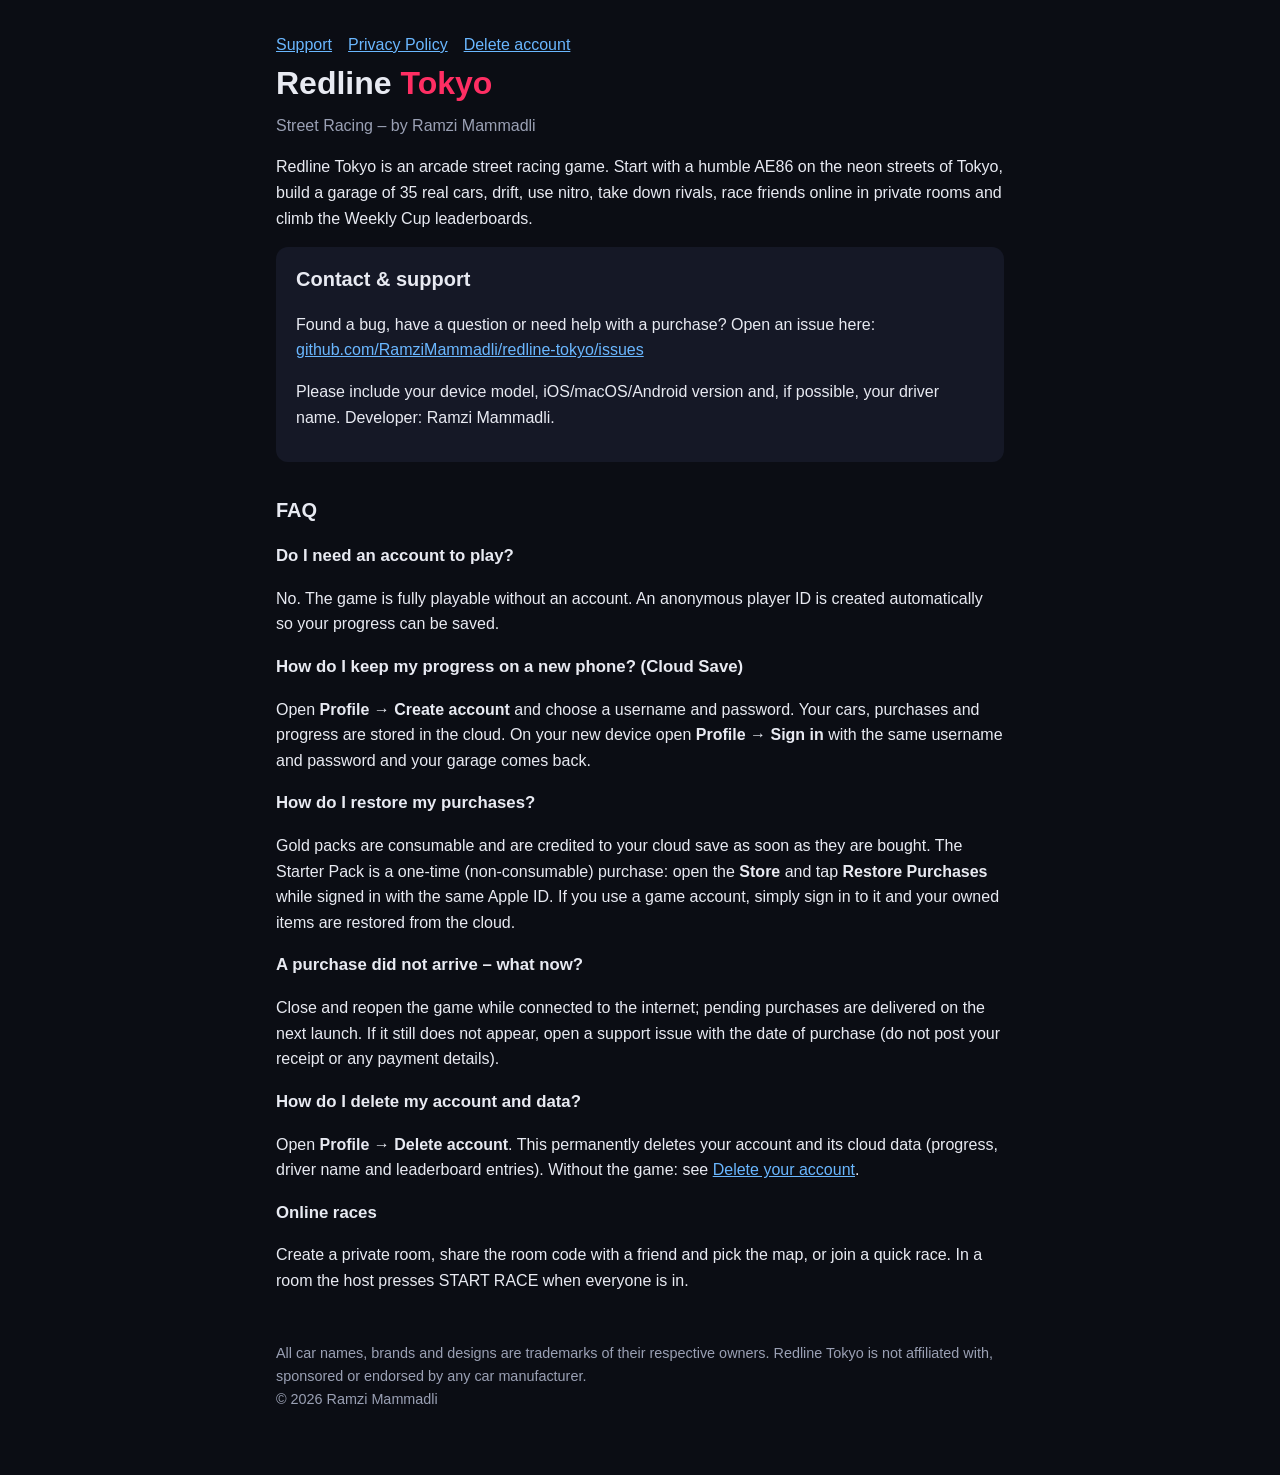
<file: index.html>
<!DOCTYPE html>
<html lang="en">
<head>
<meta charset="utf-8">
<meta name="viewport" content="width=device-width, initial-scale=1">
<title>Redline Tokyo – Support</title>
<meta name="description" content="Support page for Redline Tokyo: Street Racing, an arcade street racing game for iPhone, iPad, Mac and Android.">
<link rel="stylesheet" href="style.css">
</head>
<body>
<main>
<nav><a href="index.html">Support</a><a href="privacy.html">Privacy Policy</a><a href="delete-account.html">Delete account</a></nav>
<h1>Redline <span>Tokyo</span></h1>
<p class="sub">Street Racing – by Ramzi Mammadli</p>

<p>Redline Tokyo is an arcade street racing game. Start with a humble AE86 on the neon streets of Tokyo, build a garage of 35 real cars, drift, use nitro, take down rivals, race friends online in private rooms and climb the Weekly Cup leaderboards.</p>

<div class="card">
<h2 style="margin-top:0">Contact &amp; support</h2>
<p>Found a bug, have a question or need help with a purchase? Open an issue here:<br>
<a href="https://github.com/RamziMammadli/redline-tokyo/issues">github.com/RamziMammadli/redline-tokyo/issues</a></p>
<p>Please include your device model, iOS/macOS/Android version and, if possible, your driver name. Developer: Ramzi Mammadli.</p>
</div>

<h2>FAQ</h2>

<h3>Do I need an account to play?</h3>
<p>No. The game is fully playable without an account. An anonymous player ID is created automatically so your progress can be saved.</p>

<h3>How do I keep my progress on a new phone? (Cloud Save)</h3>
<p>Open <b>Profile → Create account</b> and choose a username and password. Your cars, purchases and progress are stored in the cloud. On your new device open <b>Profile → Sign in</b> with the same username and password and your garage comes back.</p>

<h3>How do I restore my purchases?</h3>
<p>Gold packs are consumable and are credited to your cloud save as soon as they are bought. The Starter Pack is a one-time (non-consumable) purchase: open the <b>Store</b> and tap <b>Restore Purchases</b> while signed in with the same Apple ID. If you use a game account, simply sign in to it and your owned items are restored from the cloud.</p>

<h3>A purchase did not arrive – what now?</h3>
<p>Close and reopen the game while connected to the internet; pending purchases are delivered on the next launch. If it still does not appear, open a support issue with the date of purchase (do not post your receipt or any payment details).</p>

<h3>How do I delete my account and data?</h3>
<p>Open <b>Profile → Delete account</b>. This permanently deletes your account and its cloud data (progress, driver name and leaderboard entries). Without the game: see <a href="delete-account.html">Delete your account</a>.</p>

<h3>Online races</h3>
<p>Create a private room, share the room code with a friend and pick the map, or join a quick race. In a room the host presses START RACE when everyone is in.</p>

<footer>All car names, brands and designs are trademarks of their respective owners. Redline Tokyo is not affiliated with, sponsored or endorsed by any car manufacturer.<br>© 2026 Ramzi Mammadli</footer>
</main>
</body>
</html>
</file>
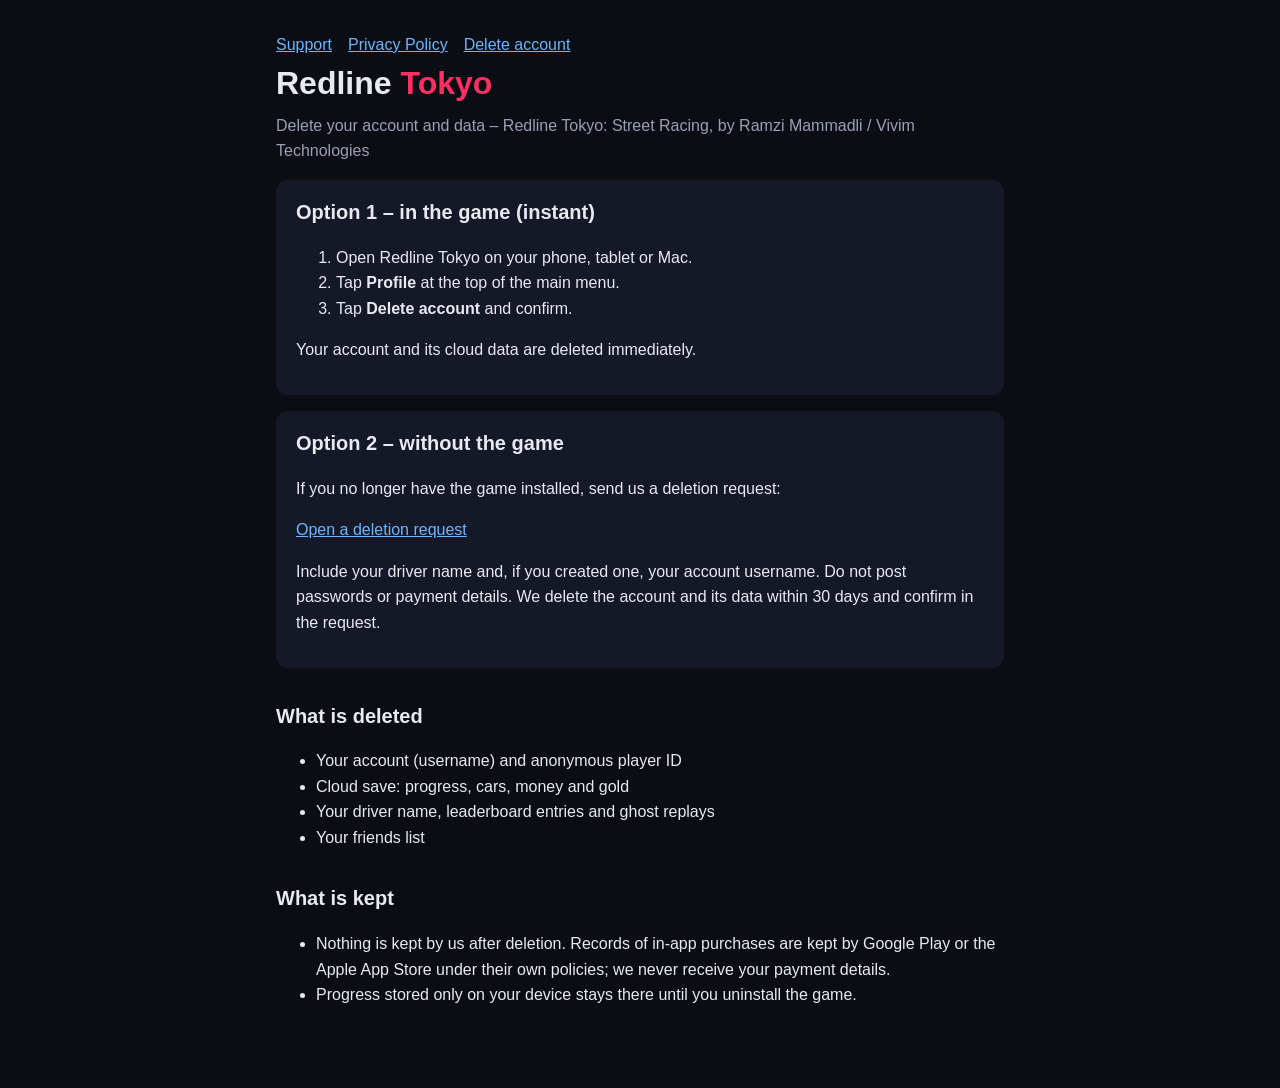
<file: delete-account.html>
<!DOCTYPE html>
<html lang="en">
<head>
<meta charset="utf-8">
<meta name="viewport" content="width=device-width, initial-scale=1">
<title>Redline Tokyo – Delete your account</title>
<meta name="description" content="How to delete your Redline Tokyo: Street Racing account and data.">
<link rel="stylesheet" href="style.css">
</head>
<body>
<main>
<nav><a href="index.html">Support</a><a href="privacy.html">Privacy Policy</a><a href="delete-account.html">Delete account</a></nav>
<h1>Redline <span>Tokyo</span></h1>
<p class="sub">Delete your account and data – Redline Tokyo: Street Racing, by Ramzi Mammadli / Vivim Technologies</p>

<div class="card">
<h2 style="margin-top:0">Option 1 – in the game (instant)</h2>
<ol>
<li>Open Redline Tokyo on your phone, tablet or Mac.</li>
<li>Tap <b>Profile</b> at the top of the main menu.</li>
<li>Tap <b>Delete account</b> and confirm.</li>
</ol>
<p>Your account and its cloud data are deleted immediately.</p>
</div>

<div class="card">
<h2 style="margin-top:0">Option 2 – without the game</h2>
<p>If you no longer have the game installed, send us a deletion request:</p>
<p><a href="https://github.com/RamziMammadli/redline-tokyo/issues/new?title=Account%20deletion%20request&amp;body=Please%20delete%20my%20Redline%20Tokyo%20account.%0A%0ADriver%20name%3A%20%0AAccount%20username%20(if%20you%20created%20one)%3A%20%0APlatform%20(Android%20%2F%20iPhone%20%2F%20Mac)%3A%20">Open a deletion request</a></p>
<p>Include your driver name and, if you created one, your account username. Do not post passwords or payment details. We delete the account and its data within 30 days and confirm in the request.</p>
</div>

<h2>What is deleted</h2>
<ul>
<li>Your account (username) and anonymous player ID</li>
<li>Cloud save: progress, cars, money and gold</li>
<li>Your driver name, leaderboard entries and ghost replays</li>
<li>Your friends list</li>
</ul>

<h2>What is kept</h2>
<ul>
<li>Nothing is kept by us after deletion. Records of in-app purchases are kept by Google Play or the Apple App Store under their own policies; we never receive your payment details.</li>
<li>Progress stored only on your device stays there until you uninstall the game.</li>
</ul>
</main>
</body>
</html>
</file>
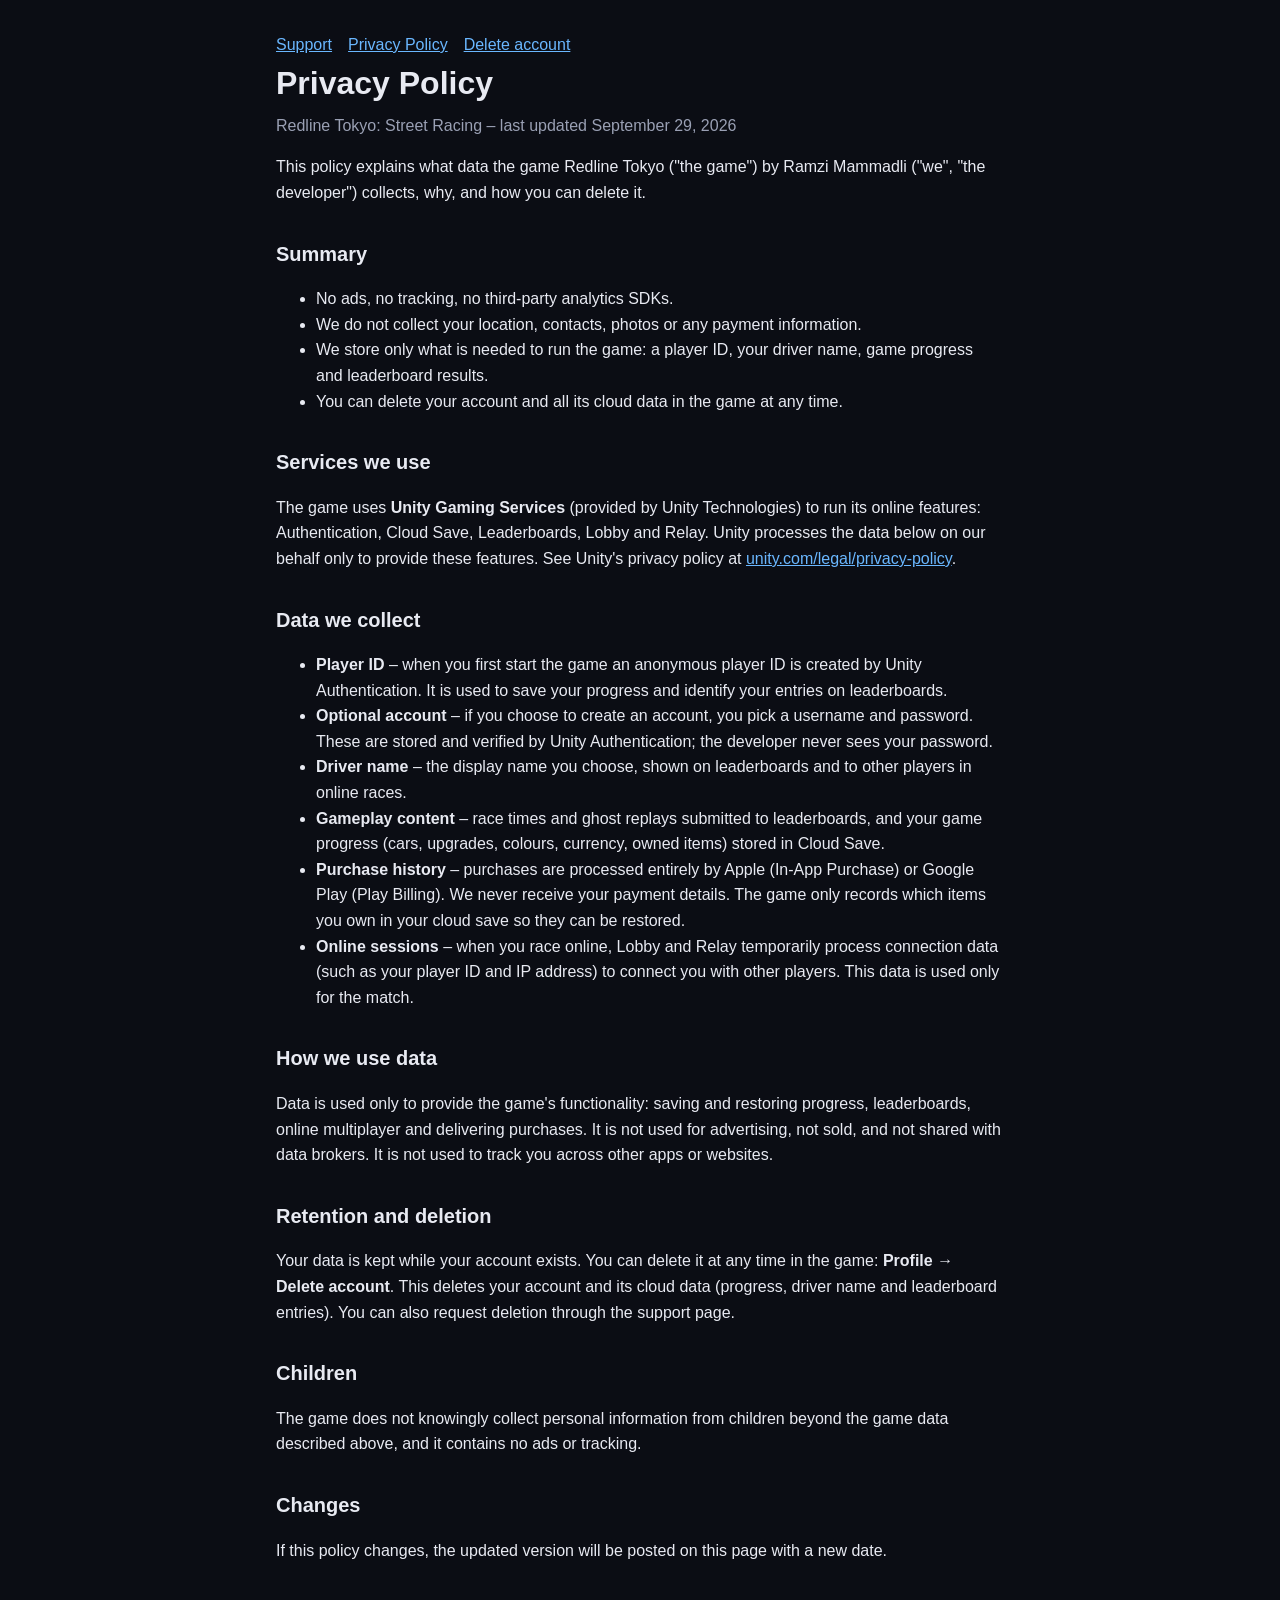
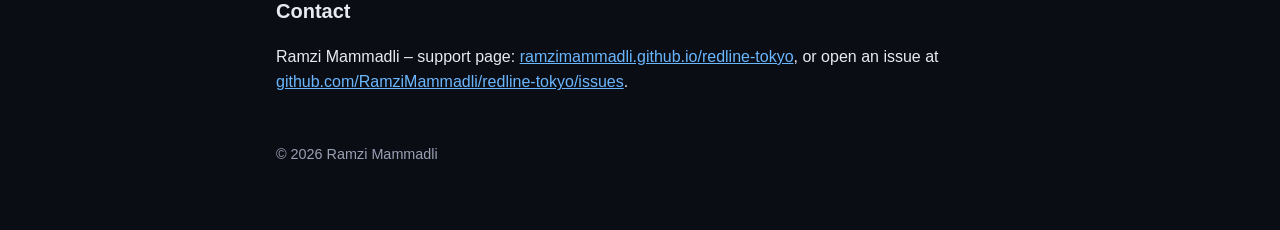
<file: privacy.html>
<!DOCTYPE html>
<html lang="en">
<head>
<meta charset="utf-8">
<meta name="viewport" content="width=device-width, initial-scale=1">
<title>Redline Tokyo – Privacy Policy</title>
<meta name="description" content="Privacy policy for Redline Tokyo: Street Racing.">
<link rel="stylesheet" href="style.css">
</head>
<body>
<main>
<nav><a href="index.html">Support</a><a href="privacy.html">Privacy Policy</a><a href="delete-account.html">Delete account</a></nav>
<h1>Privacy Policy</h1>
<p class="sub">Redline Tokyo: Street Racing – last updated September 29, 2026</p>

<p>This policy explains what data the game Redline Tokyo ("the game") by Ramzi Mammadli ("we", "the developer") collects, why, and how you can delete it.</p>

<h2>Summary</h2>
<ul>
<li>No ads, no tracking, no third-party analytics SDKs.</li>
<li>We do not collect your location, contacts, photos or any payment information.</li>
<li>We store only what is needed to run the game: a player ID, your driver name, game progress and leaderboard results.</li>
<li>You can delete your account and all its cloud data in the game at any time.</li>
</ul>

<h2>Services we use</h2>
<p>The game uses <b>Unity Gaming Services</b> (provided by Unity Technologies) to run its online features: Authentication, Cloud Save, Leaderboards, Lobby and Relay. Unity processes the data below on our behalf only to provide these features. See Unity's privacy policy at <a href="https://unity.com/legal/privacy-policy">unity.com/legal/privacy-policy</a>.</p>

<h2>Data we collect</h2>
<ul>
<li><b>Player ID</b> – when you first start the game an anonymous player ID is created by Unity Authentication. It is used to save your progress and identify your entries on leaderboards.</li>
<li><b>Optional account</b> – if you choose to create an account, you pick a username and password. These are stored and verified by Unity Authentication; the developer never sees your password.</li>
<li><b>Driver name</b> – the display name you choose, shown on leaderboards and to other players in online races.</li>
<li><b>Gameplay content</b> – race times and ghost replays submitted to leaderboards, and your game progress (cars, upgrades, colours, currency, owned items) stored in Cloud Save.</li>
<li><b>Purchase history</b> – purchases are processed entirely by Apple (In-App Purchase) or Google Play (Play Billing). We never receive your payment details. The game only records which items you own in your cloud save so they can be restored.</li>
<li><b>Online sessions</b> – when you race online, Lobby and Relay temporarily process connection data (such as your player ID and IP address) to connect you with other players. This data is used only for the match.</li>
</ul>

<h2>How we use data</h2>
<p>Data is used only to provide the game's functionality: saving and restoring progress, leaderboards, online multiplayer and delivering purchases. It is not used for advertising, not sold, and not shared with data brokers. It is not used to track you across other apps or websites.</p>

<h2>Retention and deletion</h2>
<p>Your data is kept while your account exists. You can delete it at any time in the game: <b>Profile → Delete account</b>. This deletes your account and its cloud data (progress, driver name and leaderboard entries). You can also request deletion through the support page.</p>

<h2>Children</h2>
<p>The game does not knowingly collect personal information from children beyond the game data described above, and it contains no ads or tracking.</p>

<h2>Changes</h2>
<p>If this policy changes, the updated version will be posted on this page with a new date.</p>

<h2>Contact</h2>
<p>Ramzi Mammadli – support page: <a href="https://ramzimammadli.github.io/redline-tokyo/">ramzimammadli.github.io/redline-tokyo</a>, or open an issue at <a href="https://github.com/RamziMammadli/redline-tokyo/issues">github.com/RamziMammadli/redline-tokyo/issues</a>.</p>

<footer>© 2026 Ramzi Mammadli</footer>
</main>
</body>
</html>
</file>
<file: style.css>
:root{--bg:#0b0d14;--fg:#e8eaf2;--muted:#9aa0b4;--accent:#ff2e63;--card:#151826}
*{box-sizing:border-box}
body{margin:0;background:var(--bg);color:var(--fg);font:16px/1.6 -apple-system,BlinkMacSystemFont,"Segoe UI",Roboto,Helvetica,Arial,sans-serif}
main{max-width:760px;margin:0 auto;padding:32px 16px 64px}
h1{font-size:2rem;margin:0 0 4px}
h1 span{color:var(--accent)}
h2{margin-top:2rem;font-size:1.25rem}
h3{font-size:1.05rem;margin-bottom:4px}
p,li{color:var(--fg)}
.sub{color:var(--muted);margin-top:0}
a{color:#6ab7ff}
.card{background:var(--card);border-radius:12px;padding:16px 20px;margin:16px 0}
nav a{margin-right:16px}
footer{color:var(--muted);font-size:.9rem;margin-top:48px}
</file>
